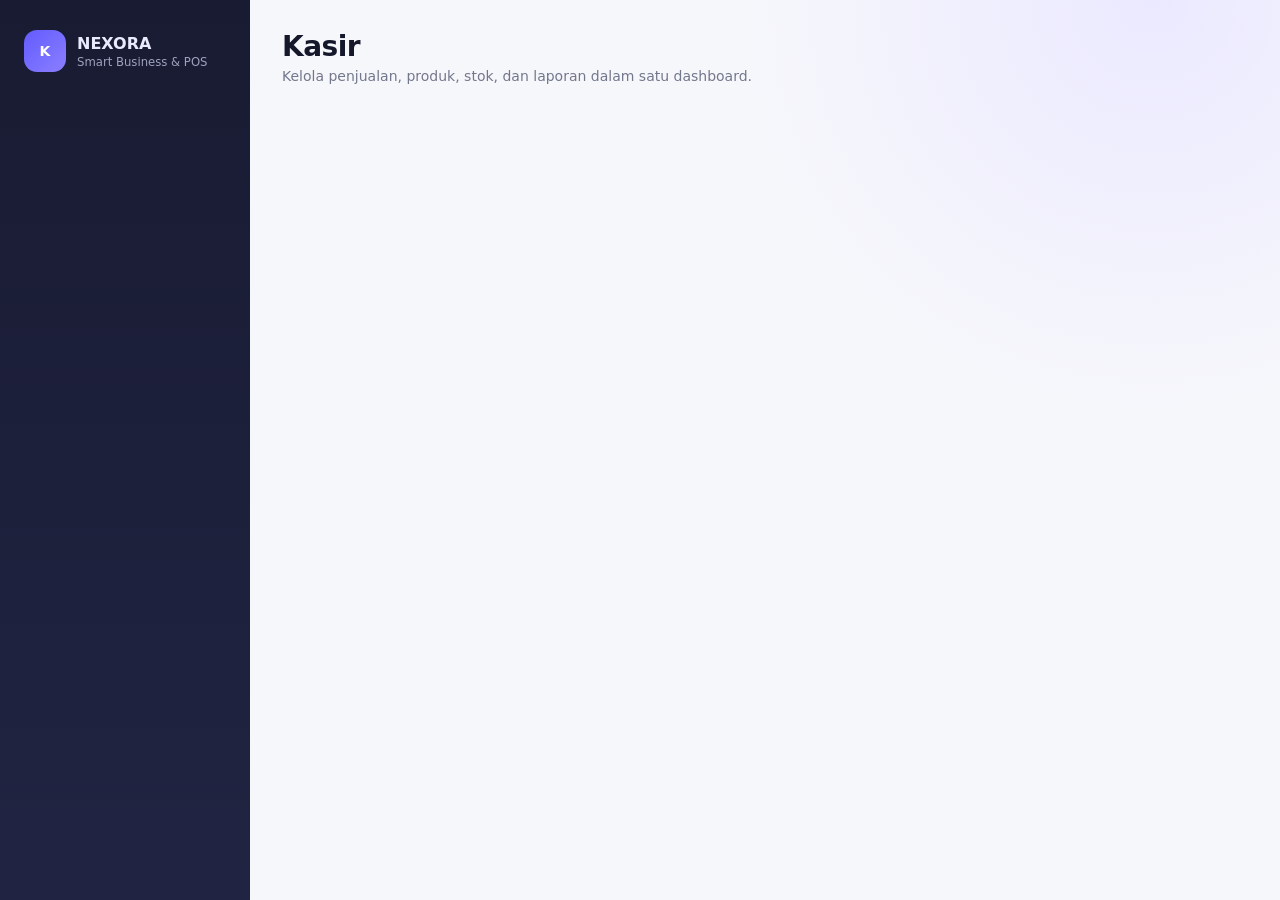
<file: index.html>
<!doctype html>
<html lang="id">
<head>
<meta charset="utf-8"><meta name="viewport" content="width=device-width,initial-scale=1">
<title>NEXORA — Smart Business & POS</title>
<style>
:root{--g:#635bff;--g2:#eeedff;--bg:#f6f7fb;--card:#fff;--ink:#15172b;--muted:#73778c;--line:#e7e8f0;--red:#d94b62;--shadow:0 14px 40px rgba(30,34,80,.07);--dark:#171a2d;--soft:#f0f1f8}
*{box-sizing:border-box}body{margin:0;background:var(--bg);color:var(--ink);font:14px Inter,system-ui,-apple-system,Segoe UI,sans-serif}button,input,select,textarea{font:inherit}button{cursor:pointer;border:0}.app{display:flex;min-height:100vh}.side{width:250px;background:linear-gradient(180deg,#191b32 0%,#202442 100%);color:#e9eafd;padding:22px 14px;position:fixed;inset:0 auto 0 0}.brand{display:flex;gap:11px;align-items:center;padding:8px 10px 24px}.logo{width:42px;height:42px;border-radius:13px;background:linear-gradient(135deg,#635bff,#8a7fff);color:#fff;display:grid;place-items:center;overflow:hidden;font-weight:900}.logo img{width:100%;height:100%;object-fit:contain}.brand b{display:block;font-size:16px}.brand small{color:#9da2bd}.nav{display:grid;gap:5px}.nav button{background:transparent;color:#b5b9cf;text-align:left;padding:12px 13px;border-radius:10px}.nav button:hover,.nav button.on{background:linear-gradient(90deg,#635bff22,#ffffff08);color:#fff;box-shadow:inset 3px 0 0 #635bff}.main{margin-left:250px;width:calc(100% - 230px);padding:25px;max-width:1500px}.top{display:flex;justify-content:space-between;align-items:center;margin-bottom:22px}.top h1{margin:0;font-size:25px}.top p{margin:5px 0 0;color:var(--muted)}.pill{padding:7px 11px;border-radius:99px;background:var(--g2);color:var(--g);font-weight:800;font-size:12px}.pos{display:grid;grid-template-columns:minmax(0,1fr) 400px;gap:18px}.search{background:#fff;border:1px solid var(--line);padding:13px 15px;border-radius:12px;width:100%;outline:0}.chips{display:flex;gap:7px;overflow:auto;padding:12px 0}.chips button{padding:8px 12px;border-radius:99px;background:#fff;border:1px solid var(--line);white-space:nowrap}.chips button.on{background:var(--g);color:#fff;border-color:var(--g)}.grid{display:grid;grid-template-columns:repeat(3,1fr);gap:12px}.pc{background:linear-gradient(180deg,#fff,#fbfbfe);border:1px solid var(--line);border-radius:14px;padding:17px;text-align:left;min-height:120px;box-shadow:var(--shadow)}.pc:hover{transform:translateY(-3px);box-shadow:0 16px 32px rgba(30,34,80,.10)}.pc b,.pc span,.pc small{display:block}.pc b{font-size:15px;margin-bottom:14px}.pc span{font-weight:900}.pc small{color:var(--muted);margin-top:7px}.card{background:var(--card);border:1px solid var(--line);border-radius:15px;padding:18px;box-shadow:var(--shadow)}.cart{position:sticky;top:20px;height:max-content}.carthead,.bar,.row,.sum .line{display:flex;align-items:center;justify-content:space-between;gap:10px}.carthead{margin-bottom:12px}.carthead h3{margin:0}.mu{color:var(--muted);font-size:12px}.ci{display:grid;grid-template-columns:1fr auto auto;gap:10px;align-items:center;padding:12px 0;border-bottom:1px solid var(--line)}.qt{display:flex;gap:7px;align-items:center}.qt button{width:27px;height:27px;border-radius:8px;background:#edf1ef}.sum{margin-top:13px;border-top:1px solid var(--line);padding-top:10px}.sum .line{padding:5px 0}.sum .total{font-size:19px;font-weight:900;padding-top:12px}.paybox{margin-top:14px;display:grid;gap:10px}label{display:grid;gap:6px;font-weight:700;font-size:12px;color:#52615a}input,select,textarea{width:100%;padding:11px 12px;border:1px solid var(--line);border-radius:9px;background:#fff;outline:0}input:focus,select:focus,textarea:focus{border-color:var(--g)}.pay,.pri{background:linear-gradient(135deg,#635bff,#746cff);color:#fff;padding:12px 15px;border-radius:9px;font-weight:900}.danger{color:var(--red)!important}.ghost{background:#fff;border:1px solid var(--line);padding:9px 12px;border-radius:9px}.fg{display:grid;grid-template-columns:1fr 1fr;gap:12px}.table{overflow:auto}.table table{width:100%;border-collapse:collapse}.table th,.table td{padding:12px;border-bottom:1px solid var(--line);text-align:left;white-space:nowrap}.table th{font-size:11px;color:var(--muted);text-transform:uppercase}.kpi{display:grid;grid-template-columns:repeat(4,1fr);gap:12px;margin:15px 0}.kpi div{background:#fff;border:1px solid var(--line);border-radius:13px;padding:16px}.kpi small{display:block;color:var(--muted)}.kpi b{display:block;font-size:21px;margin-top:8px}.two{display:grid;grid-template-columns:1fr 1fr;gap:15px}.chart{height:190px;display:flex;gap:10px;align-items:end}.barc{flex:1;text-align:center}.barc i{display:block;background:var(--g);border-radius:7px 7px 0 0;min-height:3px}.modal{position:fixed;inset:0;background:#07140f99;display:grid;place-items:center;padding:20px;z-index:10}.md{background:#fff;width:min(620px,100%);max-height:90vh;overflow:auto;border-radius:16px;padding:20px}.hidden{display:none}.receipt{width:320px;margin:auto;font:12px ui-monospace,monospace;border:1px dashed #bbb;padding:16px;background:#fff}.receipt img{display:block;max-width:90px;max-height:65px;margin:auto}.receipt .rline{display:flex;justify-content:space-between;gap:12px;margin:7px 0}.receipt hr{border:0;border-top:1px dashed #aaa;margin:12px 0}.mobile{display:none}.toast{position:fixed;right:20px;bottom:20px;background:#15231d;color:#fff;padding:12px 15px;border-radius:10px;opacity:0;transform:translateY(8px);transition:.2s}.toast.show{opacity:1;transform:none}
@media(max-width:1050px){.pos{grid-template-columns:1fr}.cart{position:static}.grid{grid-template-columns:repeat(2,1fr)}}@media(max-width:700px){.side{display:none}.main{margin:0;width:100%;padding:15px 15px 80px}.grid,.fg,.two{grid-template-columns:1fr}.kpi{grid-template-columns:1fr 1fr}.mobile{display:flex;position:fixed;z-index:8;bottom:0;left:0;right:0;background:#fff;border-top:1px solid var(--line);justify-content:space-around;padding:8px}.mobile button{background:none;color:var(--muted);font-size:11px}.mobile button.on{color:var(--g);font-weight:900}.top .date{display:none}}
</style>
<style>
body{background:radial-gradient(circle at 90% 0%,#ebe9ff 0,transparent 28%),var(--bg)}
.main{padding:28px 30px}
.top{padding:2px 2px 6px}
.top h1{font-size:28px;letter-spacing:-.5px}
.card,.kpi div{box-shadow:var(--shadow)}
.search{box-shadow:0 8px 24px rgba(30,34,80,.04)}
button{transition:transform .16s ease,box-shadow .16s ease,background .16s ease}
.pri,.pay{box-shadow:0 8px 18px rgba(99,91,255,.20)}
.pri:hover,.pay:hover{transform:translateY(-1px);box-shadow:0 11px 24px rgba(99,91,255,.28)}
.ghost:hover{background:#f7f7fb}
.kpi b{letter-spacing:-.5px}
@media(max-width:700px){
 .main{margin:0;width:100%;padding:16px 14px 82px}
 .top h1{font-size:23px}
 .mobile{background:rgba(255,255,255,.94);backdrop-filter:blur(14px);box-shadow:0 -8px 24px rgba(20,22,50,.07)}
 .mobile button{padding:7px 10px}
}
</style></head>
<body>
<div class="app"><aside class="side"><div class="brand"><div class="logo"><img id="logoImg" style="display:none"><span id="logoText">K</span></div><div><b id="storeSide">NEXORA</b><small>Smart Business & POS</small></div></div><div id="nav" class="nav"></div></aside>
<main class="main"><div class="top"><div><h1 id="title">Kasir</h1><p id="subtitle">Kelola penjualan, produk, stok, dan laporan dalam satu dashboard.</p></div><div class="date" id="clock"></div></div><div id="content"></div></main></div>
<div id="mobile" class="mobile"></div><div id="modal" class="modal hidden"></div><div id="toast" class="toast"></div>
<script>
const KEY='kasirku_modern_v2';
const fresh=()=>({set:{name:'Kopi Senja Cafe',tel:'',addr:'Surabaya, Jawa Timur',tax:10,foot:'Terima kasih sudah berkunjung!',logo:''},products:[['Kopi Susu Gula Aren','barang','Coffee',9000,22000,40],['Americano','barang','Coffee',7000,18000,35],['Matcha Latte','barang','Non-Coffee',10000,26000,20],['Lychee Tea','barang','Tea',6000,18000,30],['French Fries','barang','Food',7000,20000,16],['Chicken Rice Bowl','barang','Food',12000,32000,12]].map(x=>({id:uid(),name:x[0],type:x[1],cat:x[2],cost:x[3],price:x[4],stock:x[5],sku:'',bom:''})),vouchers:[],sales:[],seq:1});
function uid(){return Date.now().toString(36)+Math.random().toString(36).slice(2,7)}
let S;try{S=JSON.parse(localStorage.getItem(KEY))||fresh()}catch(e){S=fresh()}
function save(){localStorage.setItem(KEY,JSON.stringify(S))}
const rp=n=>new Intl.NumberFormat('id-ID',{style:'currency',currency:'IDR',maximumFractionDigits:0}).format(n||0);
const $=s=>document.querySelector(s), esc=s=>String(s??'').replace(/[&<>"']/g,m=>({'&':'&amp;','<':'&lt;','>':'&gt;','"':'&quot;',"'":'&#39;'}[m]));
const sm=(a,f)=>a.reduce((x,y)=>x+f(y),0), fd=d=>new Date(d).toLocaleString('id-ID',{dateStyle:'medium',timeStyle:'short'}), dk=d=>new Date(d).toISOString().slice(0,10);
let tab='pos',cart=[],q='',cat='Semua',voucher=null,search='',date='',range=7;
const tabs=[['pos','Kasir'],['prod','Produk'],['vch','Voucher'],['his','Riwayat'],['rep','Laporan'],['set','Pengaturan']];
function toast(t){$('#toast').textContent=t;$('#toast').classList.add('show');clearTimeout(toast.t);toast.t=setTimeout(()=>$('#toast').classList.remove('show'),2200)}
function modal(h){$('#modal').innerHTML=h?'<div class="md">'+h+'</div>':'';$('#modal').classList.toggle('hidden',!h)}
function go(t){tab=t;render()}
function nav(){const make=id=>tabs.map(t=>'<button class="'+(t[0]==id?'on':'')+'" onclick="go(\''+t[0]+'\')">'+t[1]+'</button>').join('');$('#nav').innerHTML=make(tab);$('#mobile').innerHTML=make(tab)}
function render(){nav();$('#storeSide').textContent=S.set.name;$('#title').textContent=tabs.find(x=>x[0]==tab)[1];const li=$('#logoImg'),lt=$('#logoText');if(S.set.logo){li.src=S.set.logo;li.style.display='block';lt.style.display='none'}else{li.style.display='none';lt.style.display='block'}({pos,prod,vch,his,rep,set})[tab]()}
function categories(){return ['Semua',...new Set(S.products.map(p=>p.cat||'Umum'))]}
function pos(){$('#content').innerHTML='<div class="pos"><section><input class="search" placeholder="Cari produk atau SKU..." value="'+esc(q)+'" oninput="q=this.value;drawProducts()"><div id="chips" class="chips"></div><div id="grid" class="grid"></div></section><aside class="card cart"><div class="carthead"><div><h3>Pesanan Saat Ini</h3><span class="mu">Keranjang kasir</span></div><span class="pill">Draft</span></div><div id="items"></div><div class="row"><input id="vc" placeholder="Kode voucher"><button class="ghost" onclick="applyVoucher()">Pakai</button></div><div id="summary"></div><div class="paybox"><label>Metode pembayaran<select id="pm" onchange="updateTotal()"><option>Tunai</option><option>QRIS</option><option>Transfer</option><option>Debit</option></select></label><div id="cash"><input id="paid" type="number" placeholder="Uang diterima" oninput="updateTotal()"><div id="quick" class="chips"></div></div><div id="change" class="mu"></div><button class="pay" onclick="checkout()">Bayar & Selesaikan</button></div></aside></div>';drawProducts();drawCart()}
function drawProducts(){const cs=categories();if(!cs.includes(cat))cat='Semua';$('#chips').innerHTML=cs.map(c=>'<button class="'+(c==cat?'on':'')+'" onclick="cat='+JSON.stringify(c)+';drawProducts()">'+esc(c)+'</button>').join('');const l=S.products.filter(p=>(cat=='Semua'||p.cat==cat)&&(p.name+' '+p.sku).toLowerCase().includes(q.toLowerCase()));$('#grid').innerHTML=l.map(p=>'<button class="pc" '+(p.type=='barang'&&p.stock<=0?'disabled':'')+' onclick="add(\''+p.id+'\')"><b>'+esc(p.name)+'</b><span>'+rp(p.price)+'</span><small>'+(p.type=='jasa'?'Jasa':p.stock<=0?'Habis':'Stok '+p.stock)+'</small></button>').join('')||'<p class="mu">Belum ada produk.</p>'}
function add(id){const p=S.products.find(x=>x.id==id),i=cart.find(x=>x.id==id);if(p.type=='barang'&&(i?i.qty:0)>=p.stock)return toast('Stok tidak cukup');i?i.qty++:cart.push({id,name:p.name,price:p.price,cost:p.cost,type:p.type,qty:1});drawCart()}
function change(i,d){cart[i].qty+=d;if(cart[i].qty<=0)cart.splice(i,1);drawCart()}
function calc(){const sub=sm(cart,i=>i.price*i.qty);let d=0;if(voucher&&sub>=voucher.min)d=voucher.type=='persen'?Math.round(sub*voucher.value/100):Math.min(voucher.value,sub);const tax=Math.round((sub-d)*S.set.tax/100);return{sub,d,tax,total:sub-d+tax}}
function drawCart(){$('#items').innerHTML=cart.length?cart.map((i,n)=>'<div class="ci"><div><b>'+esc(i.name)+'</b><br><small>'+rp(i.price)+'</small></div><div class="qt"><button onclick="change('+n+',-1)">−</button><span>'+i.qty+'</span><button onclick="change('+n+',1)">+</button></div><b>'+rp(i.price*i.qty)+'</b></div>').join(''):'<p class="mu">Pilih produk untuk mulai transaksi.</p>';updateTotal()}
function updateTotal(){if(!$('#summary'))return;const c=calc();$('#summary').innerHTML='<div class="sum"><div class="line"><span>Subtotal</span><span>'+rp(c.sub)+'</span></div>'+(c.d?'<div class="line"><span>Diskon</span><span>−'+rp(c.d)+'</span></div>':'')+'<div class="line"><span>Pajak '+S.set.tax+'%</span><span>'+rp(c.tax)+'</span></div><div class="line total"><span>Total</span><span>'+rp(c.total)+'</span></div></div>';const cash=$('#pm').value=='Tunai';$('#cash').style.display=cash?'block':'none';if(cash){$('#quick').innerHTML=[c.total,20000,50000,100000].filter((x,i)=>!i||x>=c.total).map((x,i)=>'<button onclick="paid.value='+x+';updateTotal()">'+(i?'Rp'+x.toLocaleString('id-ID'):'Uang pas')+'</button>').join('');const p=+$('#paid').value||0;$('#change').textContent=p>=c.total?'Kembalian: '+rp(p-c.total):p?'Kurang: '+rp(c.total-p):''}}
function applyVoucher(){const code=$('#vc').value.trim().toUpperCase();if(!code){voucher=null;return updateTotal()}const v=S.vouchers.find(x=>x.code==code&&x.on);if(!v)return toast('Voucher tidak valid');if(v.min>calc().sub)return toast('Minimal belanja '+rp(v.min));voucher=v;updateTotal();toast('Voucher diterapkan')}
function checkout(){if(!cart.length)return toast('Keranjang masih kosong');const c=calc(),m=$('#pm').value,p=+$('#paid').value||0;if(m=='Tunai'&&p<c.total)return toast('Uang diterima kurang');const s={id:uid(),no:'INV'+String(S.seq++).padStart(5,'0'),date:new Date().toISOString(),items:cart.map(x=>({...x})),sub:c.sub,disc:c.d,tax:c.tax,total:c.total,paid:m=='Tunai'?p:c.total,change:m=='Tunai'?p-c.total:0,m,vc:c.d&&voucher?voucher.code:'',st:'ok'};s.items.forEach(i=>{const p=S.products.find(x=>x.id==i.id);if(p&&p.type=='barang')p.stock-=i.qty});S.sales.unshift(s);save();cart=[];voucher=null;render();receipt(s.id)}
function receipt(id){const s=S.sales.find(x=>x.id==id);modal('<div class="receipt">'+(S.set.logo?'<img src="'+S.set.logo+'">':'')+'<center><b>'+esc(S.set.name)+'</b><br>'+esc(S.set.addr)+'</center><hr>'+s.no+'<br>'+fd(s.date)+'<hr>'+s.items.map(i=>'<div class="rline"><span>'+esc(i.name)+'<br>'+i.qty+' × '+rp(i.price)+'</span><b>'+rp(i.qty*i.price)+'</b></div>').join('')+'<hr><div class="rline"><b>Subtotal</b><b>'+rp(s.sub)+'</b></div>'+(s.disc?'<div class="rline"><span>Diskon</span><span>−'+rp(s.disc)+'</span></div>':'')+'<div class="rline"><span>Pajak</span><span>'+rp(s.tax)+'</span></div><div class="rline"><b>TOTAL</b><b>'+rp(s.total)+'</b></div><hr><center>'+esc(S.set.foot)+'</center></div><div class="row" style="margin-top:15px"><button class="pri" onclick="printReceipt(\''+id+'\')">Cetak</button><button class="ghost" onclick="modal()">Tutup</button></div>')}
function printReceipt(id){const s=S.sales.find(x=>x.id==id),w=open('','_blank','width=420,height=700');if(!w)return toast('Izinkan popup untuk mencetak');w.document.write('<html><body style="width:320px;margin:20px auto;font:12px monospace">'+$('.receipt').outerHTML+'<script>window.print()<\/script></body></html>');w.document.close()}
function prod(){$('#content').innerHTML='<div class="bar"><div><h2>Produk & Jasa</h2><p class="mu">Kelola harga, HPP, stok, kategori dan SKU.</p></div><button class="pri" onclick="productForm()">+ Tambah Produk</button></div><div class="card table" style="margin-top:15px"><table><tr><th>Produk<th>Jenis<th>HPP<th>Harga<th>Margin<th>Stok<th>Aksi</tr>'+S.products.map(p=>'<tr><td><b>'+esc(p.name)+'</b><br><small>'+esc(p.cat)+'</small><td>'+p.type+'<td>'+rp(p.cost)+'<td>'+rp(p.price)+'<td>'+Math.round((p.price-p.cost)/p.price*100)+'%<td>'+(p.type=='jasa'?'—':p.stock)+'<td><button onclick="productForm(\''+p.id+'\')">Ubah</button> <button class="danger" onclick="delProduct(\''+p.id+'\')">Hapus</button>').join('')+'</table></div>'}
function productForm(id){const p=S.products.find(x=>x.id==id)||{type:'barang',cat:'Coffee',cost:0,price:0,stock:0};modal('<h3>'+ (id?'Ubah':'Tambah') +' Produk</h3><div class="fg"><label>Nama<input id="pn" value="'+esc(p.name||'')+'"></label><label>Jenis<select id="pt"><option value="barang">Barang</option><option value="jasa">Jasa</option></select></label><label>Kategori<input id="pc" value="'+esc(p.cat||'')+'"></label><label>SKU / Barcode<input id="psku" value="'+esc(p.sku||'')+'"></label><label>HPP<input id="pcost" type="number" value="'+p.cost+'"></label><label>Markup %<input id="pmark" type="number" value="30"></label><label>Harga jual<input id="pprice" type="number" value="'+p.price+'"></label><label>Stok<input id="pstock" type="number" value="'+p.stock+'"></label></div><label>BOM / rincian HPP<textarea id="pbom" rows="3">'+esc(p.bom||'')+'</textarea></label><div class="row" style="margin-top:15px"><button class="pri" onclick="saveProduct(\''+(id||'')+'\')">Simpan</button><button class="ghost" onclick="modal()">Batal</button></div>');$('#pt').value=p.type||'barang'}
function saveProduct(id){const n=$('#pn').value.trim(),price=+$('#pprice').value;if(!n||!price)return toast('Nama dan harga wajib diisi');const o={id:id||uid(),name:n,type:$('#pt').value,cat:$('#pc').value.trim()||'Umum',sku:$('#psku').value.trim(),cost:+$('#pcost').value||0,price,stock:+$('#pstock').value||0,bom:$('#pbom').value};const i=S.products.findIndex(x=>x.id==id);i>=0?S.products[i]=o:S.products.push(o);save();modal();render();toast('Produk disimpan')}
function delProduct(id){if(!confirm('Hapus produk ini?'))return;S.products=S.products.filter(x=>x.id!=id);save();render()}
function vch(){$('#content').innerHTML='<div class="bar"><h2>Voucher</h2></div><div class="card"><div class="fg"><label>Kode<input id="vcode"></label><label>Jenis<select id="vtype"><option value="persen">Persen</option><option value="nominal">Nominal</option></select></label><label>Nilai<input id="vval" type="number"></label><label>Minimal belanja<input id="vmin" type="number" value="0"></label></div><button class="pri" style="margin-top:12px" onclick="saveVoucher()">Buat Voucher</button></div><div class="card table" style="margin-top:15px"><table><tr><th>Kode<th>Potongan<th>Min.<th>Status<th>Aksi</tr>'+S.vouchers.map((v,i)=>'<tr><td><b>'+esc(v.code)+'</b><td>'+ (v.type=='persen'?v.value+'%':rp(v.value)) +'<td>'+rp(v.min)+'<td>'+(v.on?'Aktif':'Nonaktif')+'<td><button onclick="toggleVoucher('+i+')">Toggle</button> <button class="danger" onclick="S.vouchers.splice('+i+',1);save();render()">Hapus</button>').join('')+'</table></div>'}
function saveVoucher(){const c=$('#vcode').value.trim().toUpperCase(),v=+$('#vval').value;if(!c||!v)return toast('Kode dan nilai wajib diisi');S.vouchers.push({code:c,type:$('#vtype').value,value:v,min:+$('#vmin').value||0,on:true});save();render();toast('Voucher dibuat')}
function toggleVoucher(i){S.vouchers[i].on=!S.vouchers[i].on;save();render()}
function his(){const rows=S.sales.filter(s=>(!search||(s.no+s.m+(s.vc||'')).toLowerCase().includes(search.toLowerCase()))&&(!date||dk(s.date)==date));$('#content').innerHTML='<div class="bar"><h2>Riwayat Transaksi</h2><button class="ghost" onclick="exportCSV()">Export CSV</button></div><div class="row" style="margin:15px 0"><input placeholder="Cari nomor struk / voucher / metode" value="'+esc(search)+'" oninput="search=this.value;his()"><input type="date" value="'+date+'" onchange="date=this.value;his()"></div><div class="card table"><table><tr><th>No.<th>Waktu<th>Item<th>Total<th>Metode<th>Aksi</tr>'+rows.map(s=>'<tr><td>'+s.no+(s.st=='void'?' <small class="danger">batal</small>':'')+'<td>'+fd(s.date)+'<td>'+sm(s.items,i=>i.qty)+'<td>'+rp(s.total)+'<td>'+s.m+'<td><button onclick="receipt(\''+s.id+'\')">Struk</button> '+(s.st=='ok'?'<button class="danger" onclick="voidSale(\''+s.id+'\')">Batalkan</button>':'')).join('')+'</table></div>'}
function voidSale(id){const s=S.sales.find(x=>x.id==id);if(!s||s.st=='void')return;s.st='void';s.items.forEach(i=>{const p=S.products.find(x=>x.id==i.id);if(p&&p.type=='barang')p.stock+=i.qty});save();his()}
function exportCSV(){const rows=S.sales.map(s=>[s.no,dk(s.date),s.m,s.sub,s.disc,s.tax,s.total,s.st].join(','));modal('<textarea rows="12">'+esc('no,tanggal,metode,subtotal,diskon,pajak,total,status\n'+rows.join('\n'))+'</textarea><button class="pri" style="margin-top:10px" onclick="navigator.clipboard.writeText(document.querySelector(\'#modal textarea\').value);toast(\'CSV disalin\')">Salin</button>')}
function rep(){const ok=S.sales.filter(s=>s.st=='ok'),start=new Date();start.setHours(0,0,0,0);start.setDate(start.getDate()-range+1);const r=range=='all'?ok:ok.filter(s=>new Date(s.date)>=start),net=sm(r,s=>s.sub-s.disc),hpp=sm(r,s=>sm(s.items,i=>i.cost*i.qty)),lab=net-hpp;const top={};r.forEach(s=>s.items.forEach(i=>top[i.name]=(top[i.name]||0)+i.qty));const tops=Object.entries(top).sort((a,b)=>b[1]-a[1]).slice(0,5);$('#content').innerHTML='<div class="bar"><h2>Laporan</h2><div class="chips">'+[[1,'Hari ini'],[7,'7 Hari'],[30,'30 Hari'],['all','Semua']].map(x=>'<button class="'+(range==x[0]?'on':'')+'" onclick="range='+JSON.stringify(x[0])+';rep()">'+x[1]+'</button>').join('')+'</div></div><div class="kpi"><div><small>Penjualan bersih</small><b>'+rp(net)+'</b></div><div><small>Total HPP</small><b>'+rp(hpp)+'</b></div><div><small>Laba kotor</small><b>'+rp(lab)+'</b></div><div><small>Margin</small><b>'+(net?Math.round(lab/net*100):0)+'%</b></div><div><small>Transaksi</small><b>'+r.length+'</b></div><div><small>Rata-rata</small><b>'+rp(r.length?sm(r,s=>s.total)/r.length:0)+'</b></div></div><div class="two"><div class="card table"><h3>Produk Terlaris</h3><table><tr><th>Produk<th>Qty</tr>'+tops.map(x=>'<tr><td>'+esc(x[0])+'<td>'+x[1]).join('')+'</table></div><div class="card"><h3>Stok Menipis</h3>'+S.products.filter(p=>p.type=='barang'&&p.stock<=5).map(p=>'<p>'+esc(p.name)+' <b style="float:right">'+p.stock+'</b></p>').join('')||'<p class="mu">Semua stok aman.</p>'+'</div></div>'}
function set(){const s=S.set;$('#content').innerHTML='<div class="bar"><h2>Pengaturan</h2></div><div class="card"><h3>Logo & Identitas Toko</h3><p class="mu">Logo tampil di sidebar dan struk. PNG/JPG/WebP maksimal 2 MB.</p>'+(s.logo?'<img src="'+s.logo+'" style="width:110px;height:75px;object-fit:contain;border:1px dashed #bbb;border-radius:10px">':'')+'<label>Pilih logo<input type="file" accept="image/png,image/jpeg,image/webp" onchange="logo(this)"></label></div><div class="card" style="margin-top:15px"><div class="fg"><label>Nama toko<input id="sn" value="'+esc(s.name)+'"></label><label>Telepon<input id="st" value="'+esc(s.tel)+'"></label><label>Alamat<input id="sa" value="'+esc(s.addr)+'"></label><label>Pajak %<input id="sx" type="number" value="'+s.tax+'"></label></div><label>Footer struk<input id="sf" value="'+esc(s.foot)+'"></label><button class="pri" onclick="saveSet()">Simpan Pengaturan</button></div><div class="card" style="margin-top:15px"><h3>Backup & Restore</h3><textarea id="backup" rows="5" placeholder="JSON backup"></textarea><div class="row" style="margin-top:10px"><button class="ghost" onclick="backup.value=JSON.stringify(S)">Buat Backup</button><button class="ghost" onclick="navigator.clipboard.writeText(backup.value);toast('Backup disalin')">Salin</button><button class="pri" onclick="restore()">Pulihkan</button></div></div>'}
function logo(el){const f=el.files[0];if(!f)return;if(f.size>2e6)return toast('Logo maksimal 2 MB');const r=new FileReader();r.onload=()=>{S.set.logo=r.result;save();render();toast('Logo dipasang')};r.readAsDataURL(f)}
function saveSet(){S.set={...S.set,name:$('#sn').value.trim()||'Toko Saya',tel:$('#st').value.trim(),addr:$('#sa').value.trim(),tax:+$('#sx').value||0,foot:$('#sf').value.trim()};save();render();toast('Pengaturan tersimpan')}
function restore(){try{S=JSON.parse($('#backup').value);save();render();toast('Data dipulihkan')}catch(e){toast('Backup tidak valid')}}
function exportCSV(){const rows=S.sales.map(s=>[s.no,dk(s.date),s.m,s.total,s.st].join(','));modal('<textarea rows="12">'+esc('no,tanggal,metode,total,status\n'+rows.join('\n'))+'</textarea>')}
setInterval(()=>$('#clock').textContent=new Date().toLocaleString('id-ID',{dateStyle:'medium',timeStyle:'short'}),1000);render();
</script></body></html>
</file>
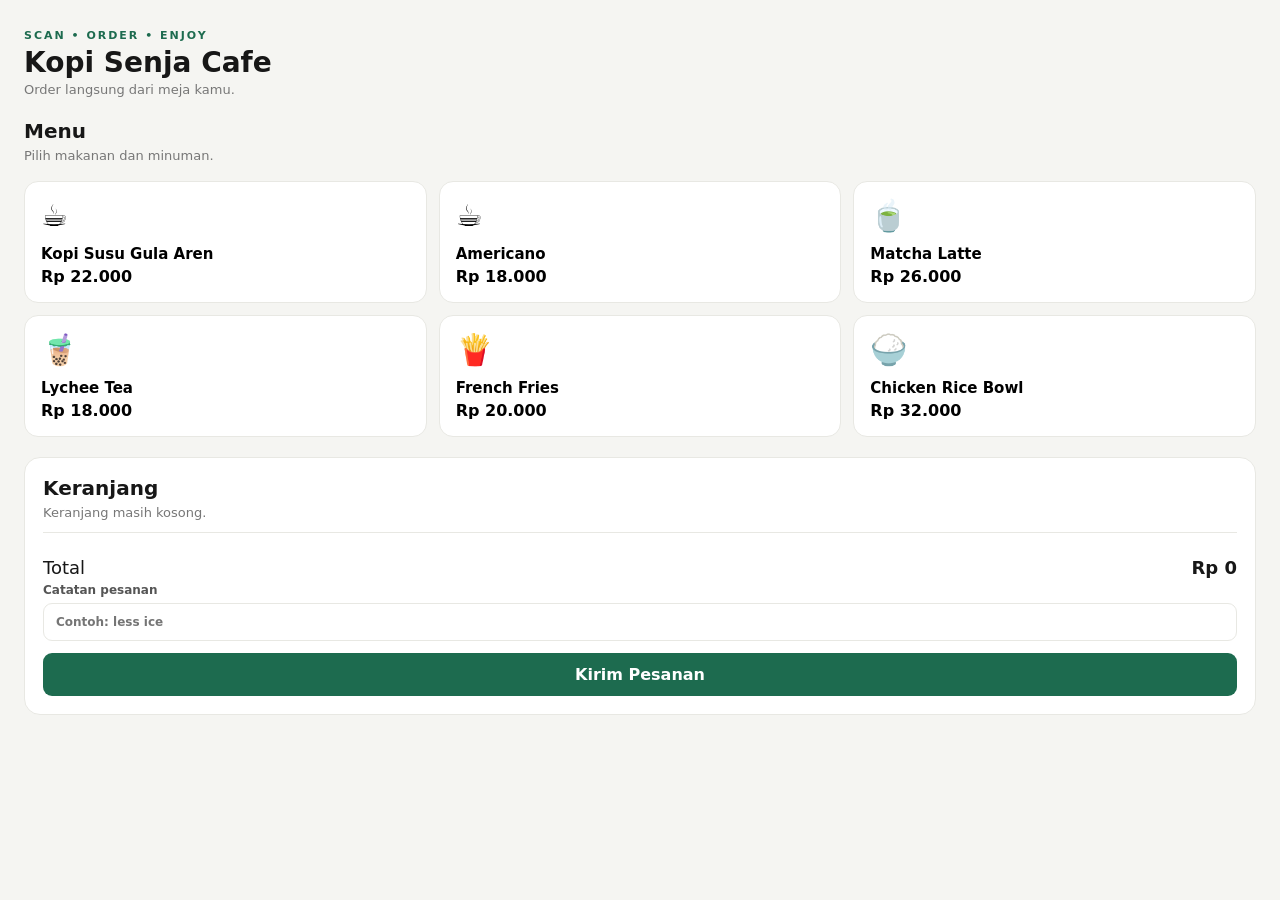
<file: customer.html>
<!doctype html><html lang="id"><head><meta charset="UTF-8"><meta name="viewport" content="width=device-width,initial-scale=1"><title>Order — Kopi Senja</title><link rel="stylesheet" href="styles.css"></head><body><div class="app"><header><div><span class="eyebrow">SCAN • ORDER • ENJOY</span><h1>Kopi Senja Cafe</h1><p>Order langsung dari meja kamu.</p></div></header><main><div class="section-head"><div><h2>Menu</h2><p>Pilih makanan dan minuman.</p></div></div><div id="products" class="product-grid"></div><div class="panel" style="margin-top:20px"><h2>Keranjang</h2><div id="cart"></div><div class="summary"><div class="total"><span>Total</span><strong id="total">Rp0</strong></div></div><label>Catatan pesanan<input id="note" placeholder="Contoh: less ice"></label><button class="primary" style="width:100%;margin-top:12px" onclick="send()">Kirim Pesanan</button></div></main></div><script>const P=[["Kopi Susu Gula Aren",22000,"☕"],["Americano",18000,"☕"],["Matcha Latte",26000,"🍵"],["Lychee Tea",18000,"🧋"],["French Fries",20000,"🍟"],["Chicken Rice Bowl",32000,"🍚"]];let c=[];const m=n=>new Intl.NumberFormat("id-ID",{style:"currency",currency:"IDR",maximumFractionDigits:0}).format(n);function r(){products.innerHTML=P.map((p,i)=>'<button class="product" onclick="a('+i+')"><span class="emoji">'+p[2]+'</span><h3>'+p[0]+'</h3><div class="price">'+m(p[1])+'</div></button>').join("");cart.innerHTML=c.map((x,i)=>'<div class="cart-row"><div><b>'+x[0]+'</b><br><small>'+m(x[1])+'</small></div><div class="qty"><button onclick="q('+i+',-1)">−</button><b>'+x[2]+'</b><button onclick="q('+i+',1)">+</button></div></div>').join("")||"<p>Keranjang masih kosong.</p>";total.textContent=m(c.reduce((s,x)=>s+x[1]*x[2],0))}function a(i){let x=c.find(x=>x[0]===P[i][0]);x?x[2]++:c.push([P[i][0],P[i][1],1]);r()}function q(i,d){c[i][2]+=d;if(c[i][2]<=0)c.splice(i,1);r()}function send(){if(!c.length)return alert("Pilih menu dulu.");const o={id:"QR-"+Date.now().toString().slice(-6),source:"QR Customer",items:c.map(x=>({name:x[0],qty:x[2],price:x[1]})),note:note.value,status:"Menunggu",time:new Date().toLocaleString("id-ID")};const q=JSON.parse(localStorage.getItem("cafe_qr_orders")||"[]");q.unshift(o);localStorage.setItem("cafe_qr_orders",JSON.stringify(q));c=[];r();alert("Pesanan terkirim. No: "+o.id)}r();</script></body></html>
</file>
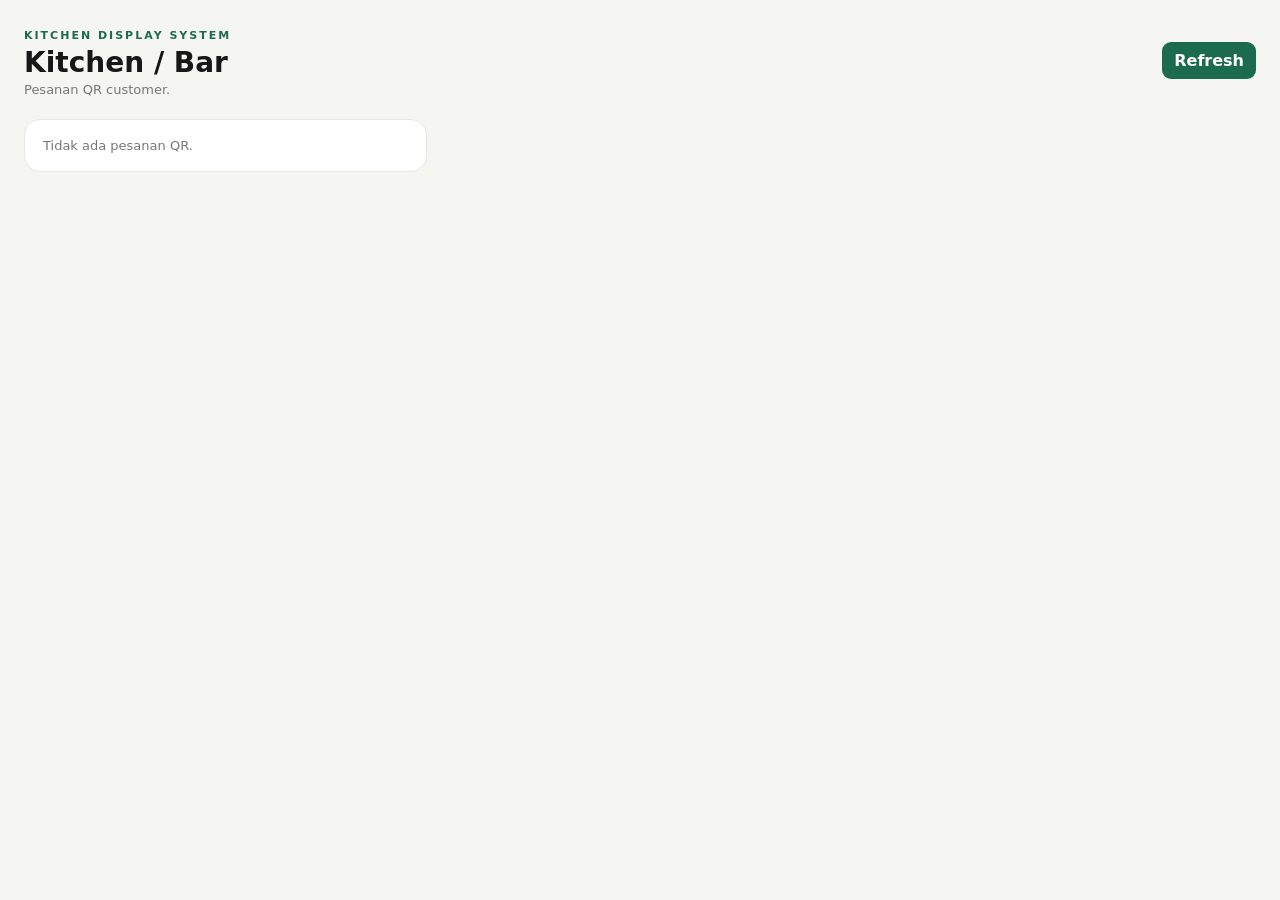
<file: kitchen.html>
<!doctype html><html lang="id"><head><meta charset="UTF-8"><meta name="viewport" content="width=device-width,initial-scale=1"><title>Kitchen Display — CafePOS</title><link rel="stylesheet" href="styles.css"></head><body><div class="app"><header><div><span class="eyebrow">KITCHEN DISPLAY SYSTEM</span><h1>Kitchen / Bar</h1><p>Pesanan QR customer.</p></div><button class="primary small" onclick="render()">Refresh</button></header><div id="tickets" class="product-grid"></div></div><script>function render(){const q=JSON.parse(localStorage.getItem("cafe_qr_orders")||"[]");tickets.innerHTML=q.map((o,i)=>'<div class="panel"><span class="status">'+o.status+'</span><h2 style="margin-top:12px">'+o.id+'</h2><p>'+o.time+'</p><hr>'+o.items.map(x=>'<p style="padding:7px 0"><b>'+x.qty+'×</b> '+x.name+'</p>').join("")+(o.note?'<p><b>Catatan:</b> '+o.note+'</p>':'')+'<button class="primary" style="width:100%;margin-top:14px" onclick="done('+i+')">Tandai Selesai</button></div>').join("")||'<div class="panel"><p>Tidak ada pesanan QR.</p></div>'}function done(i){const q=JSON.parse(localStorage.getItem("cafe_qr_orders")||"[]");q[i].status="Selesai";localStorage.setItem("cafe_qr_orders",JSON.stringify(q));render()}render();setInterval(render,5000)</script></body></html>
</file>
<file: styles.css>
:root{--bg:#f5f5f2;--card:#fff;--ink:#171717;--muted:#777;--line:#e8e8e3;--accent:#1d6b4f;--accent2:#eaf5ef;--danger:#b53a35}*{box-sizing:border-box}body{margin:0;background:var(--bg);color:var(--ink);font-family:Inter,ui-sans-serif,system-ui,-apple-system,sans-serif}button,input,select{font:inherit}button{cursor:pointer;border:0}.app{max-width:1500px;margin:auto;padding:24px}header{display:flex;justify-content:space-between;align-items:center;margin-bottom:22px}.eyebrow{font-size:11px;letter-spacing:2px;color:var(--accent);font-weight:800}h1{margin:3px 0;font-size:28px}h2{margin:0 0 5px;font-size:20px}p{margin:0;color:var(--muted);font-size:13px}.header-right{display:flex;gap:12px;align-items:center;color:var(--muted);font-size:13px}.badge,.chips button{background:var(--accent2);color:var(--accent);padding:8px 12px;border-radius:999px;font-weight:700}.tabs{display:flex;gap:6px;border-bottom:1px solid var(--line);margin-bottom:24px;overflow:auto}.tab{background:none;padding:12px 16px;color:var(--muted);font-weight:700;white-space:nowrap}.tab.active{color:var(--accent);border-bottom:2px solid var(--accent)}.view{display:none}.view.active{display:block}.content-grid{display:grid;grid-template-columns:1fr 390px;gap:22px}.section-head{display:flex;justify-content:space-between;align-items:center;margin-bottom:18px;gap:15px}.chips{display:flex;gap:6px;overflow:auto}.chips button{border:1px solid transparent;background:#fff;color:#666;white-space:nowrap}.chips button.active{background:var(--accent);color:white}.product-grid{display:grid;grid-template-columns:repeat(3,1fr);gap:12px}.product{background:var(--card);border:1px solid var(--line);border-radius:14px;padding:16px;text-align:left;transition:.15s}.product:hover{transform:translateY(-2px);box-shadow:0 8px 24px #0000000b}.product .emoji{font-size:30px}.product h3{margin:12px 0 4px;font-size:15px}.price{font-weight:800}.stock{font-size:11px;color:var(--muted)}.cart,.panel{background:var(--card);border:1px solid var(--line);border-radius:16px;padding:18px}.ghost{background:none;color:var(--danger);font-size:12px}.secondary{background:#eee;color:#222;padding:12px 16px;border-radius:9px;font-weight:800}.cart-items{min-height:210px;max-height:360px;overflow:auto}.cart-row{display:grid;grid-template-columns:1fr auto;gap:8px;padding:12px 0;border-bottom:1px solid var(--line)}.cart-row small{color:var(--muted)}.qty{display:flex;align-items:center;gap:7px}.qty button{width:26px;height:26px;border-radius:7px;background:#f1f1ee}.summary{border-top:1px solid var(--line);margin-top:12px;padding-top:12px}.summary>div{display:flex;justify-content:space-between;padding:5px 0;font-size:13px}.summary .total{font-size:18px;padding-top:12px}.checkout{display:grid;gap:10px;margin-top:14px}label{display:grid;gap:6px;font-size:12px;font-weight:700;color:#555}input,select{width:100%;padding:11px 12px;border:1px solid var(--line);border-radius:9px;background:#fff;outline:none}input:focus,select:focus{border-color:var(--accent)}.primary{background:var(--accent);color:#fff;padding:12px 16px;border-radius:9px;font-weight:800}.small{padding:9px 12px}.table-wrap{background:#fff;border:1px solid var(--line);border-radius:14px;overflow:auto}table{width:100%;border-collapse:collapse}th,td{text-align:left;padding:13px 15px;border-bottom:1px solid var(--line);font-size:13px}th{font-size:11px;text-transform:uppercase;color:var(--muted)}.status{padding:5px 8px;border-radius:999px;background:var(--accent2);color:var(--accent);font-weight:700;font-size:11px}.low,.danger{color:var(--danger);font-weight:800}.table-btn{background:#f0f0ed;border-radius:7px;padding:6px 9px;font-size:12px}.metric-grid{display:grid;grid-template-columns:repeat(4,1fr);gap:12px;margin-bottom:18px}.metric{background:#fff;border:1px solid var(--line);padding:18px;border-radius:14px}.metric span{color:var(--muted);font-size:12px}.metric strong{display:block;font-size:25px;margin-top:8px}.settings{max-width:700px;display:grid;gap:14px}.settings h2,.settings p{grid-column:1/-1}.logo-setting{display:flex;gap:16px;align-items:center;padding:14px;background:#fafaf8;border-radius:12px}.logo-preview{width:90px;height:70px;border:1px dashed #bbb;border-radius:10px;display:grid;place-items:center;font-size:11px;color:#999;overflow:hidden}.logo-preview img{width:100%;height:100%;object-fit:contain}.modal{position:fixed;inset:0;background:#0008;display:grid;place-items:center;padding:20px;z-index:20}.hidden{display:none}.modal-card{background:#fff;border-radius:16px;width:min(560px,100%);max-height:90vh;overflow:auto;padding:20px}.modal-head{display:flex;justify-content:space-between;align-items:center;margin-bottom:15px}.modal-actions{display:flex;gap:10px;margin-top:15px}.receipt{width:320px;max-width:100%;margin:auto;border:1px solid #ddd;padding:18px;background:white;font-family:monospace;font-size:12px}.receipt-brand{text-align:center}.receipt-brand img{max-width:100px;max-height:70px}.receipt-logo{width:70px;height:50px;margin:auto;border:1px dashed #aaa;display:grid;place-items:center;color:#999}.receipt-line{display:flex;justify-content:space-between;gap:15px;margin:8px 0}.receipt hr{border:0;border-top:1px dashed #aaa;margin:12px 0}.form-grid{display:grid;grid-template-columns:1fr 1fr;gap:12px}#toast{position:fixed;right:22px;bottom:22px;background:#171717;color:#fff;padding:12px 16px;border-radius:9px;opacity:0;transform:translateY(10px);transition:.2s;z-index:30}#toast.show{opacity:1;transform:none}@media(max-width:900px){.content-grid{grid-template-columns:1fr}.product-grid{grid-template-columns:repeat(2,1fr)}.metric-grid{grid-template-columns:repeat(2,1fr)}}@media(max-width:560px){.app{padding:14px}.product-grid{grid-template-columns:1fr}.metric-grid,.form-grid{grid-template-columns:1fr}.header-right{display:none}}
</file>
